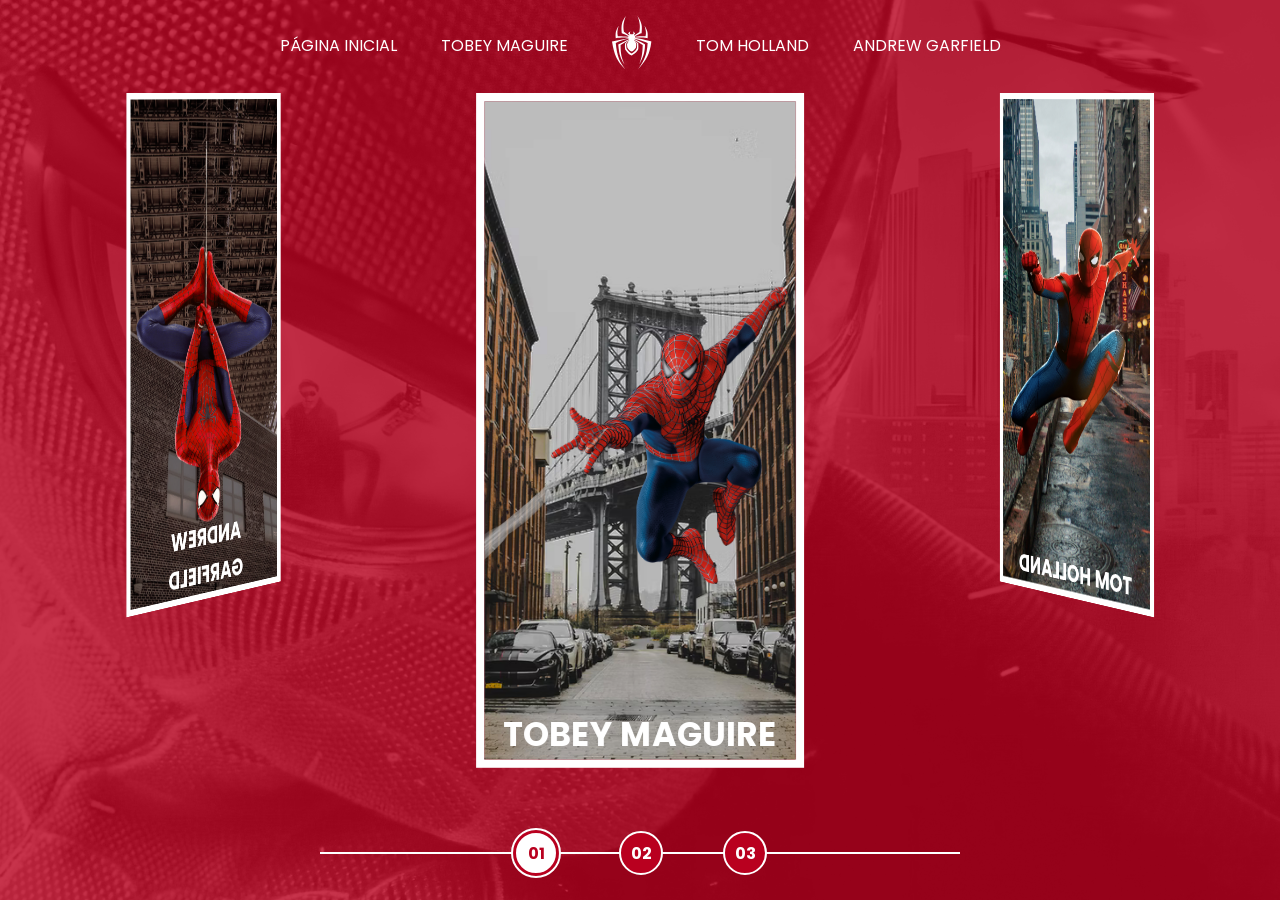
<file: index.html>
<!DOCTYPE html>
<html lang="pt-BR">
<head>
  <meta charset="UTF-8">
  <meta http-equiv="X-UA-Compatible" content="IE=edge">
  <meta name="viewport" content="width=device-width, initial-scale=1.0">
  <meta name="description" content="Multiverso Spider-Man: explore os filmes do Homem-Aranha com Tobey Maguire, Tom Holland e Andrew Garfield.">
  <link rel="icon" href="./assets/images/icons/spider.svg" type="image/svg+xml">
  <link rel="stylesheet" href="./assets/css/home-page-styles.css">
  <script src="./assets/scripts/script.js" defer></script>
  <title>Spider-Man | Multiversos</title>
</head>
<body>
  <nav class="s-menu" aria-label="Menu principal">
    <ul>
      <li class="s-menu__item">
        <a href="./index.html">Página Inicial</a>
      </li>
      <li class="s-menu__item">
        <a href="./pages/tobey-maguire/spiderman1.html">Tobey Maguire</a>
      </li>
      <li class="s-menu__item s-menu__icon">
        <img src="./assets/images/icons/spider.svg" alt="Spider-Man Multiverse">
      </li>
      <li class="s-menu__item">
        <a href="./pages/tom-holland/spiderman1.html">Tom Holland</a>
      </li>
      <li class="s-menu__item">
        <a href="./pages/andrew-garfield/spiderman1.html">Andrew Garfield</a>
      </li>
    </ul>
  </nav>
  <div class="s-container">
    <div class="s-cards-carousel">
      <a href="./pages/tobey-maguire/spiderman1.html" class="s-card" id="spider-man-01">
        <img class="s-card__background" src="./assets/images/pic-sm-bg-01.jpg" alt="">
        <img class="s-card__image" src="./assets/images/spider-man-01.png" alt="Tobey Maguire como Homem-Aranha">
        <h2 class="s-card__title">Tobey Maguire</h2>
      </a>
      <a href="./pages/tom-holland/spiderman1.html" class="s-card" id="spider-man-02">
        <img class="s-card__background" src="./assets/images/pic-sm-bg-02.jpg" alt="">
        <img class="s-card__image" src="./assets/images/spider-man-02.png" alt="Tom Holland como Homem-Aranha">
        <h2 class="s-card__title">Tom Holland</h2>
      </a>
      <a href="./pages/andrew-garfield/spiderman1.html" class="s-card" id="spider-man-03">
        <img class="s-card__background" src="./assets/images/pic-sm-bg-03.jpg" alt="">
        <img class="s-card__image" src="./assets/images/spider-man-03.png" alt="Andrew Garfield como Homem-Aranha">
        <h2 class="s-card__title">Andrew Garfield</h2>
      </a>
    </div>
  </div>

  <div class="s-controller">
    <div id="1" onclick="selectCarouselItem(this)" class="s-controller__button s-controller__button--active" role="button" tabindex="0" aria-label="Mostrar Tobey Maguire">
      01
    </div>
    <div id="2" onclick="selectCarouselItem(this)" class="s-controller__button" role="button" tabindex="0" aria-label="Mostrar Tom Holland">
      02
    </div>
    <div id="3" onclick="selectCarouselItem(this)" class="s-controller__button" role="button" tabindex="0" aria-label="Mostrar Andrew Garfield">
      03
    </div>
    <div class="s-controller__line"></div>
  </div>
</body>
</html>
</file>
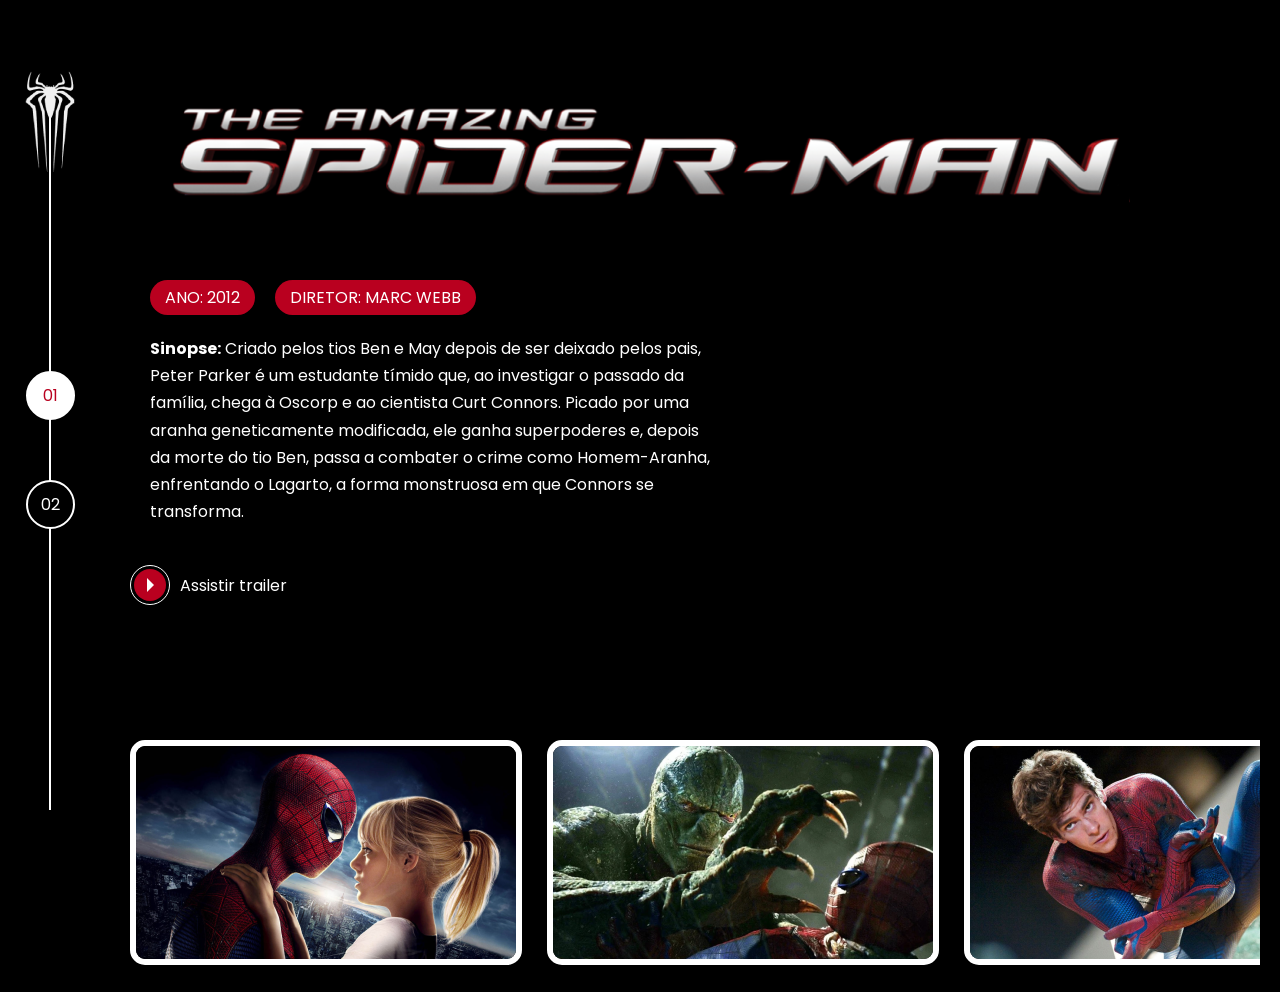
<file: pages/andrew-garfield/spiderman1.html>
<!DOCTYPE html>
<html lang="pt-BR">
<head>
  <meta charset="UTF-8">
  <meta http-equiv="X-UA-Compatible" content="IE=edge">
  <meta name="viewport" content="width=device-width, initial-scale=1.0">
  <title>O Espetacular Homem-Aranha (2012) | Multiverso Spider-Man</title>
  <link rel="icon" href="../../assets/images/icons/spider.svg" type="image/svg+xml">
  <link href="../../assets/css/internal.css" rel="stylesheet" type="text/css" />
  <link rel="stylesheet" href="https://cdn.jsdelivr.net/npm/@fancyapps/ui@4.0/dist/fancybox.css"/>
</head>
<body>
  <div class="s-wrapper">

    <video autoplay loop muted playsinline>
      <source src="../../assets/videos/amazing-spiderman-2014-trailer.mp4" type="video/mp4" />
    </video>

    <!--  Coluna da esquerda com menu (Left Column with menu)  -->
    <div class="s-left-column">
      <nav class="navigator" aria-label="Filmes deste Homem-Aranha">
        <div class="navigator__icon">
          <a href="../../index.html" aria-label="Voltar para a página inicial">
            <img src="../../assets/images/icons/spiderman1-andrew.png" alt="Voltar para a página inicial" />
          </a>
        </div>
        <ul>
          <li><a href="#01" class="active" aria-current="page" aria-label="Filme 1 (você está aqui)">01</a></li>
          <li><a href="spiderman2.html" aria-label="Ir para o filme 2">02</a></li>
        </ul>
      </nav>
    </div>
    <!-- FIM - Coluna da esquerda com menu (Left Column with menu)  -->

    <div class="s-main-content">
      <div class="s-main-content__top">
        <div class="s-logo">
          <img src="../../assets/images/spiderman-andrew/movie-01/logo.png" alt="O Espetacular Homem-Aranha (2012)"
            title="O Espetacular Homem-Aranha (2012)" />
        </div>

        <div class="s-description">
          <div class="pills">
            <ul>
              <li>Ano: 2012</li>
              <li>Diretor: Marc Webb</li>
            </ul>
          </div>

          <div class="s-description__text">
            <p><strong>Sinopse:</strong>&nbsp;Criado pelos tios Ben e May depois de ser deixado pelos pais, Peter Parker é um estudante tímido que, ao
              investigar o passado da família, chega à Oscorp e ao cientista Curt Connors. Picado por uma aranha
              geneticamente modificada, ele ganha superpoderes e, depois da morte do tio Ben, passa a combater o crime
              como Homem-Aranha, enfrentando o Lagarto, a forma monstruosa em que Connors se transforma.</p>
          </div>
        </div>

        <div class="s-links">
          <ul>
            <li>
              <a href="../../assets/videos/amazing-spiderman-2014-trailer.mp4" class="link-button" data-fancybox data-type="html5video" data-caption="Trailer - O Espetacular Homem-Aranha (2012)" target="_blank" rel="noopener">
                <span class="icon">
                  <div class="play-icon">&nbsp;</div>
                </span>
                <span class="label">
                  Assistir trailer
                </span>
              </a>
            </li>
          </ul>
        </div>

      </div>

      <div class="s-main-content__bottom">
        <div class="gallery">
          <ul>
            <li>
              <a data-fancybox="galeria" href="../../assets/images/spiderman-andrew/movie-01/gallery/image-01.png" data-caption="O Espetacular Homem-Aranha (2012)">
                <img src="../../assets/images/spiderman-andrew/movie-01/gallery/image-01.png" alt="Cena de O Espetacular Homem-Aranha (2012) - imagem 1" loading="lazy">
              </a>
            </li>
            <li>
              <a data-fancybox="galeria" href="../../assets/images/spiderman-andrew/movie-01/gallery/image-02.png" data-caption="O Espetacular Homem-Aranha (2012)">
                <img src="../../assets/images/spiderman-andrew/movie-01/gallery/image-02.png" alt="Cena de O Espetacular Homem-Aranha (2012) - imagem 2" loading="lazy">
              </a>
            </li>
            <li>
              <a data-fancybox="galeria" href="../../assets/images/spiderman-andrew/movie-01/gallery/image-03.png" data-caption="O Espetacular Homem-Aranha (2012)">
                <img src="../../assets/images/spiderman-andrew/movie-01/gallery/image-03.png" alt="Cena de O Espetacular Homem-Aranha (2012) - imagem 3" loading="lazy">
              </a>
            </li>
          </ul>
        </div>
      </div>
    </div>
  </div>
  <script src="https://cdn.jsdelivr.net/npm/@fancyapps/ui@4.0/dist/fancybox.umd.js"></script>
</body>
</html>
</file>
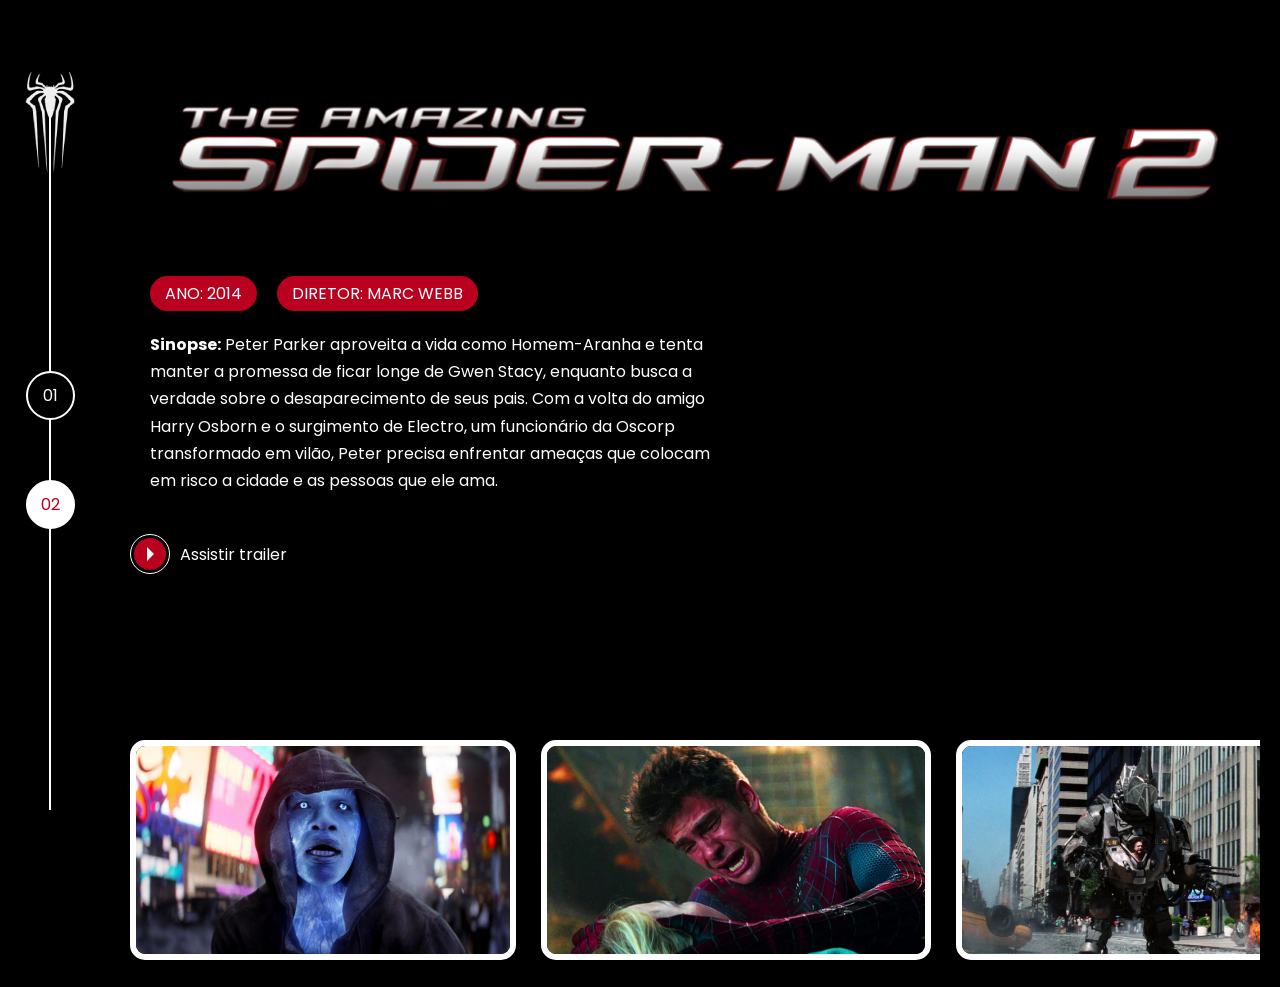
<file: pages/andrew-garfield/spiderman2.html>
<!DOCTYPE html>
<html lang="pt-BR">
<head>
  <meta charset="UTF-8">
  <meta http-equiv="X-UA-Compatible" content="IE=edge">
  <meta name="viewport" content="width=device-width, initial-scale=1.0">
  <title>O Espetacular Homem-Aranha 2 (2014) | Multiverso Spider-Man</title>
  <link rel="icon" href="../../assets/images/icons/spider.svg" type="image/svg+xml">
  <link href="../../assets/css/internal.css" rel="stylesheet" type="text/css" />
  <link rel="stylesheet" href="https://cdn.jsdelivr.net/npm/@fancyapps/ui@4.0/dist/fancybox.css"/>
</head>
<body>
  <div class="s-wrapper">

    <video autoplay loop muted playsinline>
      <source src="../../assets/videos/amazing-spiderman2-2014-trailer.mp4" type="video/mp4" />
    </video>

    <!--  Coluna da esquerda com menu (Left Column with menu)  -->
    <div class="s-left-column">
      <nav class="navigator" aria-label="Filmes deste Homem-Aranha">
        <div class="navigator__icon">
          <a href="../../index.html" aria-label="Voltar para a página inicial">
            <img src="../../assets/images/icons/spiderman1-andrew.png" alt="Voltar para a página inicial" />
          </a>
        </div>
        <ul>
          <li><a href="spiderman1.html" aria-label="Ir para o filme 1">01</a></li>
          <li><a href="#02" class="active" aria-current="page" aria-label="Filme 2 (você está aqui)">02</a></li>
        </ul>
      </nav>
    </div>
    <!-- FIM - Coluna da esquerda com menu (Left Column with menu)  -->

    <div class="s-main-content">
      <div class="s-main-content__top">
        <div class="s-logo">
          <img src="../../assets/images/spiderman-andrew/movie-02/logo.png" alt="O Espetacular Homem-Aranha 2 (2014)"
            title="O Espetacular Homem-Aranha 2 (2014)" />
        </div>

        <div class="s-description">
          <div class="pills">
            <ul>
              <li>Ano: 2014</li>
              <li>Diretor: Marc Webb</li>
            </ul>
          </div>

          <div class="s-description__text">
            <p><strong>Sinopse:</strong>&nbsp;Peter Parker aproveita a vida como Homem-Aranha e tenta manter a promessa de ficar longe de Gwen Stacy,
              enquanto busca a verdade sobre o desaparecimento de seus pais. Com a volta do amigo Harry Osborn e o
              surgimento de Electro, um funcionário da Oscorp transformado em vilão, Peter precisa enfrentar ameaças que
              colocam em risco a cidade e as pessoas que ele ama.</p>
          </div>
        </div>

        <div class="s-links">
          <ul>
            <li>
              <a href="../../assets/videos/amazing-spiderman2-2014-trailer.mp4" class="link-button" data-fancybox data-type="html5video" data-caption="Trailer - O Espetacular Homem-Aranha 2 (2014)" target="_blank" rel="noopener">
                <span class="icon">
                  <div class="play-icon">&nbsp;</div>
                </span>
                <span class="label">
                  Assistir trailer
                </span>
              </a>
            </li>
          </ul>
        </div>

      </div>

      <div class="s-main-content__bottom">
        <div class="gallery">
          <ul>
            <li>
              <a data-fancybox="galeria" href="../../assets/images/spiderman-andrew/movie-02/gallery/image-01.png" data-caption="O Espetacular Homem-Aranha 2 (2014)">
                <img src="../../assets/images/spiderman-andrew/movie-02/gallery/image-01.png" alt="Cena de O Espetacular Homem-Aranha 2 (2014) - imagem 1" loading="lazy">
              </a>
            </li>
            <li>
              <a data-fancybox="galeria" href="../../assets/images/spiderman-andrew/movie-02/gallery/image-02.png" data-caption="O Espetacular Homem-Aranha 2 (2014)">
                <img src="../../assets/images/spiderman-andrew/movie-02/gallery/image-02.png" alt="Cena de O Espetacular Homem-Aranha 2 (2014) - imagem 2" loading="lazy">
              </a>
            </li>
            <li>
              <a data-fancybox="galeria" href="../../assets/images/spiderman-andrew/movie-02/gallery/image-03.png" data-caption="O Espetacular Homem-Aranha 2 (2014)">
                <img src="../../assets/images/spiderman-andrew/movie-02/gallery/image-03.png" alt="Cena de O Espetacular Homem-Aranha 2 (2014) - imagem 3" loading="lazy">
              </a>
            </li>
          </ul>
        </div>
      </div>
    </div>
  </div>
  <script src="https://cdn.jsdelivr.net/npm/@fancyapps/ui@4.0/dist/fancybox.umd.js"></script>
</body>
</html>
</file>
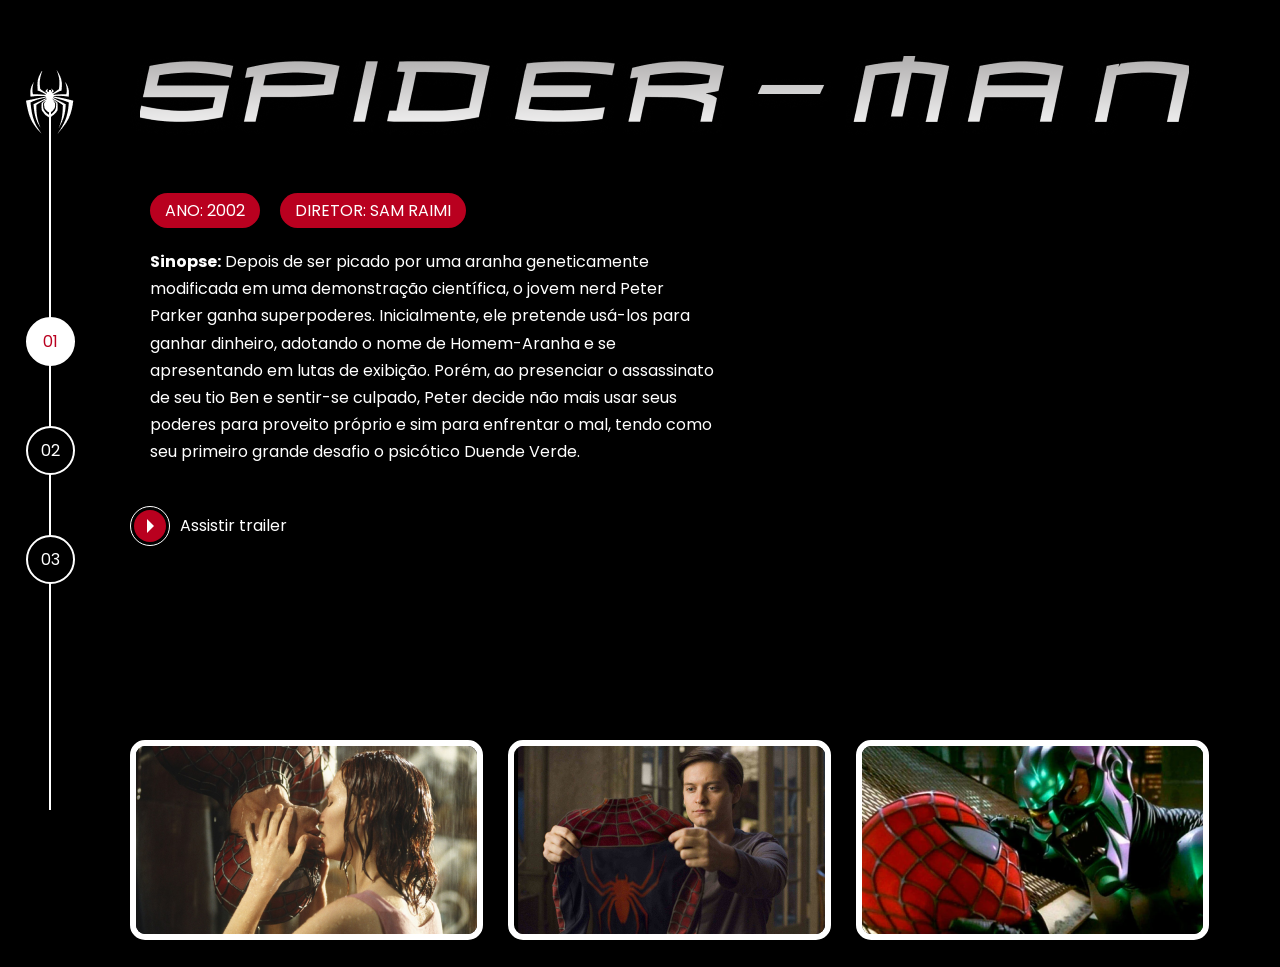
<file: pages/tobey-maguire/spiderman1.html>
<!DOCTYPE html>
<html lang="pt-BR">
<head>
  <meta charset="UTF-8">
  <meta http-equiv="X-UA-Compatible" content="IE=edge">
  <meta name="viewport" content="width=device-width, initial-scale=1.0">
  <title>Homem-Aranha (2002) | Multiverso Spider-Man</title>
  <link rel="icon" href="../../assets/images/icons/spider.svg" type="image/svg+xml">
  <link href="../../assets/css/internal.css" rel="stylesheet" type="text/css" />
  <link rel="stylesheet" href="https://cdn.jsdelivr.net/npm/@fancyapps/ui@4.0/dist/fancybox.css"/>
</head>
<body>
  <div class="s-wrapper">

    <video autoplay loop muted playsinline>
      <source src="../../assets/videos/spiderman-2002-trailer.mp4" type="video/mp4" />
    </video>

    <!--  Coluna da esquerda com menu (Left Column with menu)  -->
    <div class="s-left-column">
      <nav class="navigator" aria-label="Filmes deste Homem-Aranha">
        <div class="navigator__icon">
          <a href="../../index.html" aria-label="Voltar para a página inicial">
            <img src="../../assets/images/icons/spiderman1.png" alt="Voltar para a página inicial" />
          </a>
        </div>
        <ul>
          <li><a href="#01" class="active" aria-current="page" aria-label="Filme 1 (você está aqui)">01</a></li>
          <li><a href="spiderman2.html" aria-label="Ir para o filme 2">02</a></li>
          <li><a href="spiderman3.html" aria-label="Ir para o filme 3">03</a></li>
        </ul>
      </nav>
    </div>
    <!-- FIM - Coluna da esquerda com menu (Left Column with menu)  -->

    <div class="s-main-content">
      <div class="s-main-content__top">
        <div class="s-logo">
          <img src="../../assets/images/spiderman-tobey/movie-01/logo.png" alt="Homem-Aranha (2002)"
            title="Homem-Aranha (2002)" />
        </div>

        <div class="s-description">
          <div class="pills">
            <ul>
              <li>Ano: 2002</li>
              <li>Diretor: Sam Raimi</li>
            </ul>
          </div>

          <div class="s-description__text">
            <p><strong>Sinopse:</strong>&nbsp;Depois de ser picado por uma aranha geneticamente modificada em uma demonstração científica, o jovem nerd
              Peter Parker ganha superpoderes. Inicialmente, ele pretende usá-los para ganhar dinheiro, adotando o nome de
              Homem-Aranha e se apresentando em lutas de exibição. Porém, ao presenciar o assassinato de seu tio Ben e
              sentir-se culpado, Peter decide não mais usar seus poderes para proveito próprio e sim para enfrentar o mal,
              tendo como seu primeiro grande desafio o psicótico Duende Verde.</p>
          </div>
        </div>

        <div class="s-links">
          <ul>
            <li>
              <a href="https://www.youtube.com/watch?v=TYMMOjBUPMM" class="link-button" target="_blank" rel="noopener">
                <span class="icon">
                  <div class="play-icon">&nbsp;</div>
                </span>
                <span class="label">
                  Assistir trailer
                </span>
              </a>
            </li>
          </ul>
        </div>

      </div>

      <div class="s-main-content__bottom">
        <div class="gallery">
          <ul>
            <li>
              <a data-fancybox="galeria" href="../../assets/images/spiderman-tobey/movie-01/gallery/image-01-full.jpg" data-caption="Homem-Aranha (2002)">
                <img src="../../assets/images/spiderman-tobey/movie-01/gallery/image-01.png" alt="Cena de Homem-Aranha (2002) - imagem 1" loading="lazy">
              </a>
            </li>
            <li>
              <a data-fancybox="galeria" href="../../assets/images/spiderman-tobey/movie-01/gallery/image-02-full.jpg" data-caption="Homem-Aranha (2002)">
                <img src="../../assets/images/spiderman-tobey/movie-01/gallery/image-02.png" alt="Cena de Homem-Aranha (2002) - imagem 2" loading="lazy">
              </a>
            </li>
            <li>
              <a data-fancybox="galeria" href="../../assets/images/spiderman-tobey/movie-01/gallery/image-03-full.jpg" data-caption="Homem-Aranha (2002)">
                <img src="../../assets/images/spiderman-tobey/movie-01/gallery/image-03.png" alt="Cena de Homem-Aranha (2002) - imagem 3" loading="lazy">
              </a>
            </li>
          </ul>
        </div>
      </div>
    </div>
  </div>
  <script src="https://cdn.jsdelivr.net/npm/@fancyapps/ui@4.0/dist/fancybox.umd.js"></script>
</body>
</html>
</file>
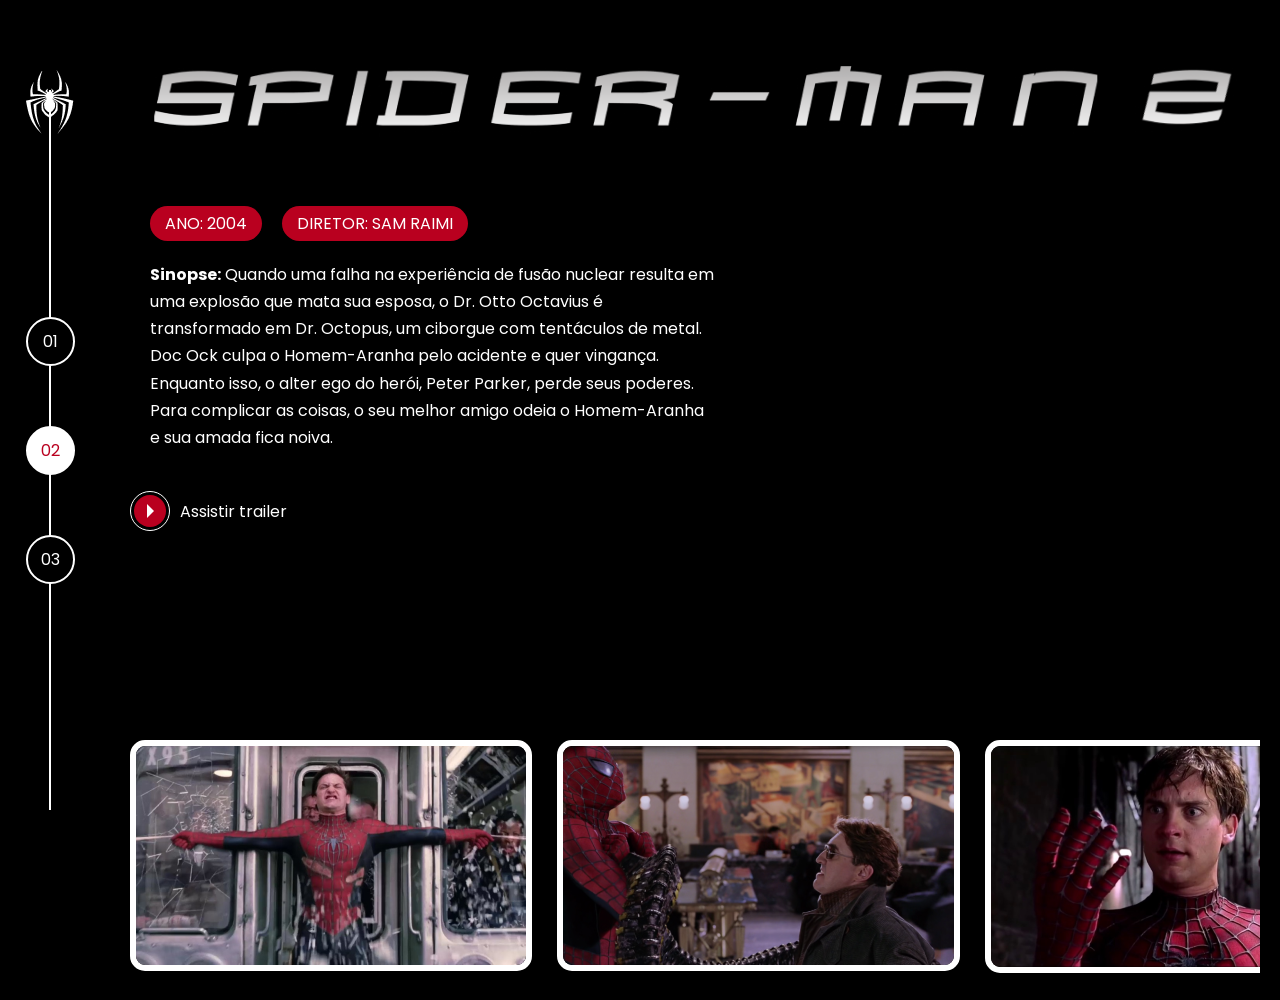
<file: pages/tobey-maguire/spiderman2.html>
<!DOCTYPE html>
<html lang="pt-BR">
<head>
  <meta charset="UTF-8">
  <meta http-equiv="X-UA-Compatible" content="IE=edge">
  <meta name="viewport" content="width=device-width, initial-scale=1.0">
  <title>Homem-Aranha 2 (2004) | Multiverso Spider-Man</title>
  <link rel="icon" href="../../assets/images/icons/spider.svg" type="image/svg+xml">
  <link href="../../assets/css/internal.css" rel="stylesheet" type="text/css" />
  <link rel="stylesheet" href="https://cdn.jsdelivr.net/npm/@fancyapps/ui@4.0/dist/fancybox.css"/>
</head>
<body>
  <div class="s-wrapper">

    <video autoplay loop muted playsinline>
      <source src="../../assets/videos/spiderman2-2004-trailer.mp4" type="video/mp4" />
    </video>

    <!--  Coluna da esquerda com menu (Left Column with menu)  -->
    <div class="s-left-column">
      <nav class="navigator" aria-label="Filmes deste Homem-Aranha">
        <div class="navigator__icon">
          <a href="../../index.html" aria-label="Voltar para a página inicial">
            <img src="../../assets/images/icons/spiderman1.png" alt="Voltar para a página inicial" />
          </a>
        </div>
        <ul>
          <li><a href="spiderman1.html" aria-label="Ir para o filme 1">01</a></li>
          <li><a href="#02" class="active" aria-current="page" aria-label="Filme 2 (você está aqui)">02</a></li>
          <li><a href="spiderman3.html" aria-label="Ir para o filme 3">03</a></li>
        </ul>
      </nav>
    </div>
    <!-- FIM - Coluna da esquerda com menu (Left Column with menu)  -->

    <div class="s-main-content">
      <div class="s-main-content__top">
        <div class="s-logo">
          <img src="../../assets/images/spiderman-tobey/movie-02/logo.png" alt="Homem-Aranha 2 (2004)"
            title="Homem-Aranha 2 (2004)" />
        </div>

        <div class="s-description">
          <div class="pills">
            <ul>
              <li>Ano: 2004</li>
              <li>Diretor: Sam Raimi</li>
            </ul>
          </div>

          <div class="s-description__text">
            <p><strong>Sinopse:</strong>&nbsp;Quando uma falha na experiência de fusão nuclear resulta em uma explosão que mata sua esposa, o Dr. Otto
              Octavius é transformado em Dr. Octopus, um ciborgue com tentáculos de metal. Doc Ock culpa o Homem-Aranha
              pelo acidente e quer vingança. Enquanto isso, o alter ego do herói, Peter Parker, perde seus poderes. Para
              complicar as coisas, o seu melhor amigo odeia o Homem-Aranha e sua amada fica noiva.</p>
          </div>
        </div>

        <div class="s-links">
          <ul>
            <li>
              <a href="../../assets/videos/spiderman2-2004-trailer.mp4" class="link-button" data-fancybox data-type="html5video" data-caption="Trailer - Homem-Aranha 2 (2004)" target="_blank" rel="noopener">
                <span class="icon">
                  <div class="play-icon">&nbsp;</div>
                </span>
                <span class="label">
                  Assistir trailer
                </span>
              </a>
            </li>
          </ul>
        </div>

      </div>

      <div class="s-main-content__bottom">
        <div class="gallery">
          <ul>
            <li>
              <a data-fancybox="galeria" href="../../assets/images/spiderman-tobey/movie-02/gallery/image-01.png" data-caption="Homem-Aranha 2 (2004)">
                <img src="../../assets/images/spiderman-tobey/movie-02/gallery/image-01.png" alt="Cena de Homem-Aranha 2 (2004) - imagem 1" loading="lazy">
              </a>
            </li>
            <li>
              <a data-fancybox="galeria" href="../../assets/images/spiderman-tobey/movie-02/gallery/image-02.png" data-caption="Homem-Aranha 2 (2004)">
                <img src="../../assets/images/spiderman-tobey/movie-02/gallery/image-02.png" alt="Cena de Homem-Aranha 2 (2004) - imagem 2" loading="lazy">
              </a>
            </li>
            <li>
              <a data-fancybox="galeria" href="../../assets/images/spiderman-tobey/movie-02/gallery/image-03.png" data-caption="Homem-Aranha 2 (2004)">
                <img src="../../assets/images/spiderman-tobey/movie-02/gallery/image-03.png" alt="Cena de Homem-Aranha 2 (2004) - imagem 3" loading="lazy">
              </a>
            </li>
          </ul>
        </div>
      </div>
    </div>
  </div>
  <script src="https://cdn.jsdelivr.net/npm/@fancyapps/ui@4.0/dist/fancybox.umd.js"></script>
</body>
</html>
</file>
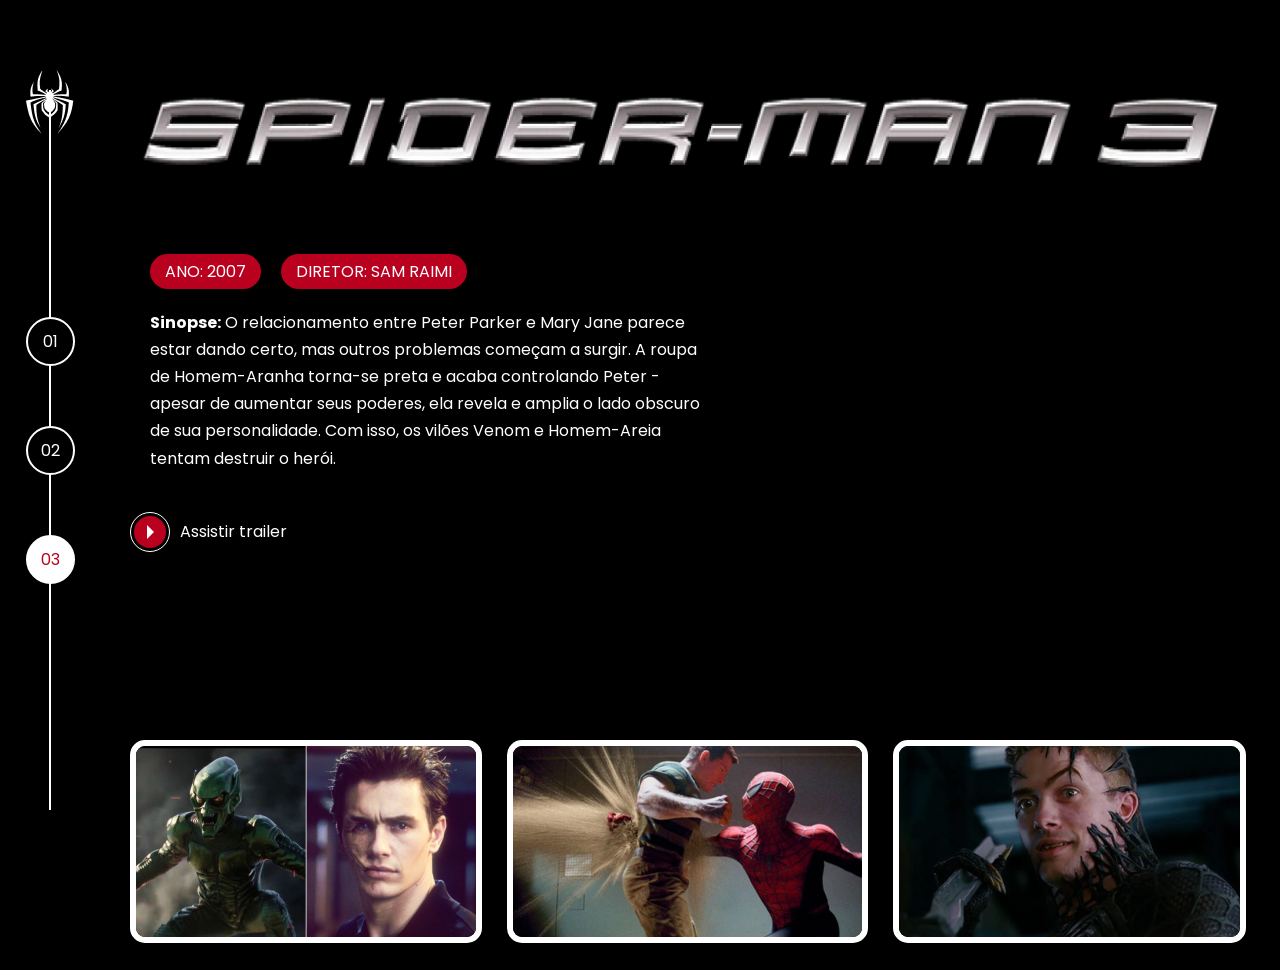
<file: pages/tobey-maguire/spiderman3.html>
<!DOCTYPE html>
<html lang="pt-BR">
<head>
  <meta charset="UTF-8">
  <meta http-equiv="X-UA-Compatible" content="IE=edge">
  <meta name="viewport" content="width=device-width, initial-scale=1.0">
  <title>Homem-Aranha 3 (2007) | Multiverso Spider-Man</title>
  <link rel="icon" href="../../assets/images/icons/spider.svg" type="image/svg+xml">
  <link href="../../assets/css/internal.css" rel="stylesheet" type="text/css" />
  <link rel="stylesheet" href="https://cdn.jsdelivr.net/npm/@fancyapps/ui@4.0/dist/fancybox.css"/>
</head>
<body>
  <div class="s-wrapper">

    <video autoplay loop muted playsinline>
      <source src="../../assets/videos/spiderman3-2007-trailer.mp4" type="video/mp4" />
    </video>

    <!--  Coluna da esquerda com menu (Left Column with menu)  -->
    <div class="s-left-column">
      <nav class="navigator" aria-label="Filmes deste Homem-Aranha">
        <div class="navigator__icon">
          <a href="../../index.html" aria-label="Voltar para a página inicial">
            <img src="../../assets/images/icons/spiderman1.png" alt="Voltar para a página inicial" />
          </a>
        </div>
        <ul>
          <li><a href="spiderman1.html" aria-label="Ir para o filme 1">01</a></li>
          <li><a href="spiderman2.html" aria-label="Ir para o filme 2">02</a></li>
          <li><a href="#03" class="active" aria-current="page" aria-label="Filme 3 (você está aqui)">03</a></li>
        </ul>
      </nav>
    </div>
    <!-- FIM - Coluna da esquerda com menu (Left Column with menu)  -->

    <div class="s-main-content">
      <div class="s-main-content__top">
        <div class="s-logo">
          <img src="../../assets/images/spiderman-tobey/movie-03/logo.png" alt="Homem-Aranha 3 (2007)"
            title="Homem-Aranha 3 (2007)" />
        </div>

        <div class="s-description">
          <div class="pills">
            <ul>
              <li>Ano: 2007</li>
              <li>Diretor: Sam Raimi</li>
            </ul>
          </div>

          <div class="s-description__text">
            <p><strong>Sinopse:</strong>&nbsp;O relacionamento entre Peter Parker e Mary Jane parece estar dando certo, mas outros problemas começam a
              surgir. A roupa de Homem-Aranha torna-se preta e acaba controlando Peter - apesar de aumentar seus poderes,
              ela revela e amplia o lado obscuro de sua personalidade. Com isso, os vilões Venom e Homem-Areia tentam
              destruir o herói.</p>
          </div>
        </div>

        <div class="s-links">
          <ul>
            <li>
              <a href="../../assets/videos/spiderman3-2007-trailer.mp4" class="link-button" data-fancybox data-type="html5video" data-caption="Trailer - Homem-Aranha 3 (2007)" target="_blank" rel="noopener">
                <span class="icon">
                  <div class="play-icon">&nbsp;</div>
                </span>
                <span class="label">
                  Assistir trailer
                </span>
              </a>
            </li>
          </ul>
        </div>

      </div>

      <div class="s-main-content__bottom">
        <div class="gallery">
          <ul>
            <li>
              <a data-fancybox="galeria" href="../../assets/images/spiderman-tobey/movie-03/gallery/image-01.png" data-caption="Homem-Aranha 3 (2007)">
                <img src="../../assets/images/spiderman-tobey/movie-03/gallery/image-01.png" alt="Cena de Homem-Aranha 3 (2007) - imagem 1" loading="lazy">
              </a>
            </li>
            <li>
              <a data-fancybox="galeria" href="../../assets/images/spiderman-tobey/movie-03/gallery/image-02.png" data-caption="Homem-Aranha 3 (2007)">
                <img src="../../assets/images/spiderman-tobey/movie-03/gallery/image-02.png" alt="Cena de Homem-Aranha 3 (2007) - imagem 2" loading="lazy">
              </a>
            </li>
            <li>
              <a data-fancybox="galeria" href="../../assets/images/spiderman-tobey/movie-03/gallery/image-03.png" data-caption="Homem-Aranha 3 (2007)">
                <img src="../../assets/images/spiderman-tobey/movie-03/gallery/image-03.png" alt="Cena de Homem-Aranha 3 (2007) - imagem 3" loading="lazy">
              </a>
            </li>
          </ul>
        </div>
      </div>
    </div>
  </div>
  <script src="https://cdn.jsdelivr.net/npm/@fancyapps/ui@4.0/dist/fancybox.umd.js"></script>
</body>
</html>
</file>
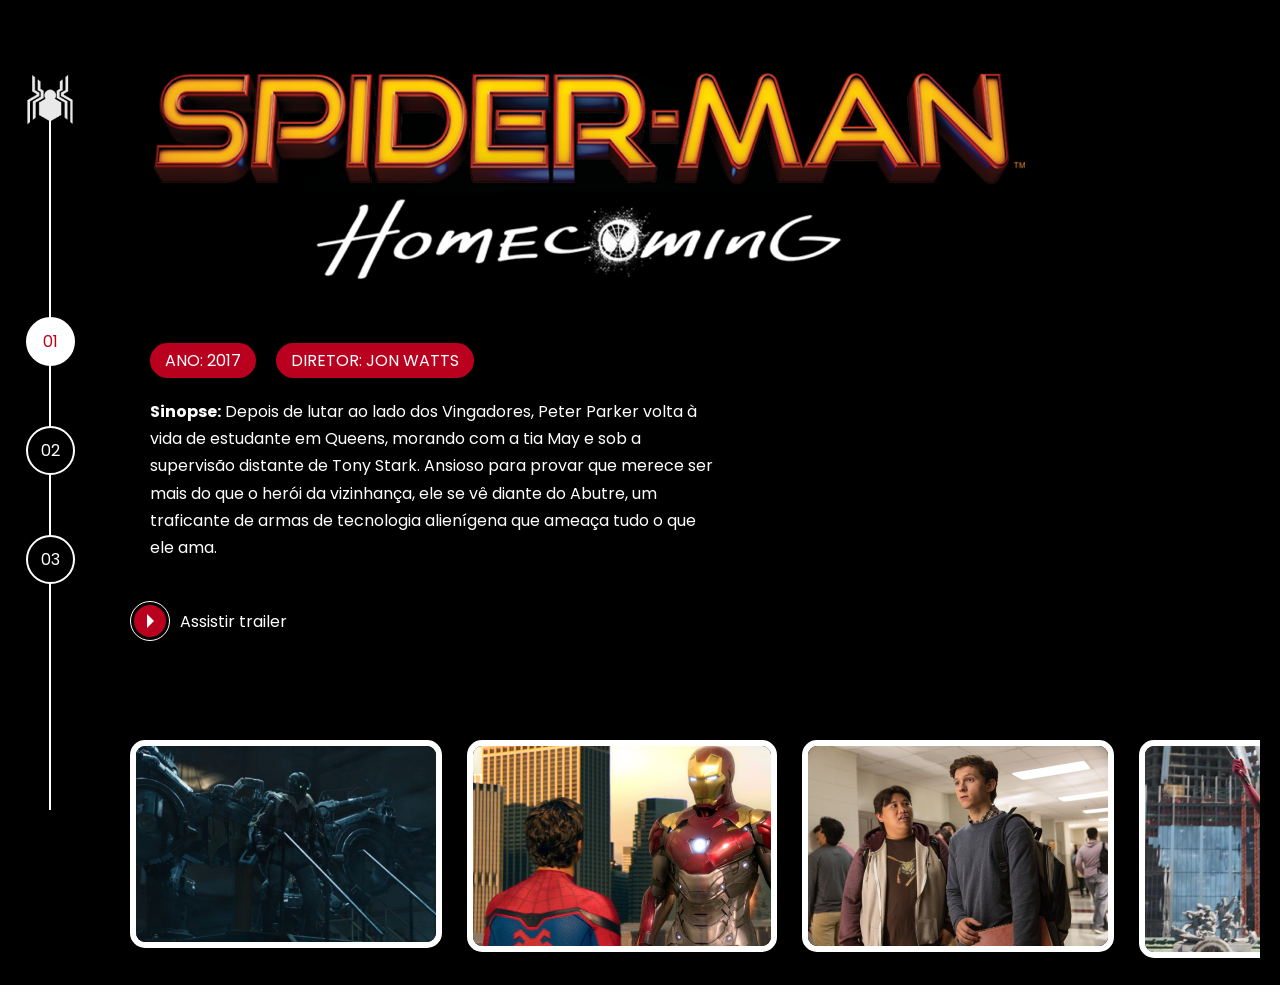
<file: pages/tom-holland/spiderman1.html>
<!DOCTYPE html>
<html lang="pt-BR">
<head>
  <meta charset="UTF-8">
  <meta http-equiv="X-UA-Compatible" content="IE=edge">
  <meta name="viewport" content="width=device-width, initial-scale=1.0">
  <title>Homem-Aranha: De Volta ao Lar (2017) | Multiverso Spider-Man</title>
  <link rel="icon" href="../../assets/images/icons/spider.svg" type="image/svg+xml">
  <link href="../../assets/css/internal.css" rel="stylesheet" type="text/css" />
  <link rel="stylesheet" href="https://cdn.jsdelivr.net/npm/@fancyapps/ui@4.0/dist/fancybox.css"/>
</head>
<body>
  <div class="s-wrapper">

    <video autoplay loop muted playsinline>
      <source src="../../assets/videos/spiderman-2017-trailer.mp4" type="video/mp4" />
    </video>

    <!--  Coluna da esquerda com menu (Left Column with menu)  -->
    <div class="s-left-column">
      <nav class="navigator" aria-label="Filmes deste Homem-Aranha">
        <div class="navigator__icon">
          <a href="../../index.html" aria-label="Voltar para a página inicial">
            <img src="../../assets/images/icons/spiderman1-tom.png" alt="Voltar para a página inicial" />
          </a>
        </div>
        <ul>
          <li><a href="#01" class="active" aria-current="page" aria-label="Filme 1 (você está aqui)">01</a></li>
          <li><a href="spiderman2.html" aria-label="Ir para o filme 2">02</a></li>
          <li><a href="spiderman3.html" aria-label="Ir para o filme 3">03</a></li>
        </ul>
      </nav>
    </div>
    <!-- FIM - Coluna da esquerda com menu (Left Column with menu)  -->

    <div class="s-main-content">
      <div class="s-main-content__top">
        <div class="s-logo">
          <img src="../../assets/images/spiderman-tom/movie-01/logo.png" alt="Homem-Aranha: De Volta ao Lar (2017)"
            title="Homem-Aranha: De Volta ao Lar (2017)" />
        </div>

        <div class="s-description">
          <div class="pills">
            <ul>
              <li>Ano: 2017</li>
              <li>Diretor: Jon Watts</li>
            </ul>
          </div>

          <div class="s-description__text">
            <p><strong>Sinopse:</strong>&nbsp;Depois de lutar ao lado dos Vingadores, Peter Parker volta à vida de estudante em Queens, morando com a tia
              May e sob a supervisão distante de Tony Stark. Ansioso para provar que merece ser mais do que o herói da
              vizinhança, ele se vê diante do Abutre, um traficante de armas de tecnologia alienígena que ameaça tudo o
              que ele ama.</p>
          </div>
        </div>

        <div class="s-links">
          <ul>
            <li>
              <a href="../../assets/videos/spiderman-2017-trailer.mp4" class="link-button" data-fancybox data-type="html5video" data-caption="Trailer - Homem-Aranha: De Volta ao Lar (2017)" target="_blank" rel="noopener">
                <span class="icon">
                  <div class="play-icon">&nbsp;</div>
                </span>
                <span class="label">
                  Assistir trailer
                </span>
              </a>
            </li>
          </ul>
        </div>

      </div>

      <div class="s-main-content__bottom">
        <div class="gallery">
          <ul>
            <li>
              <a data-fancybox="galeria" href="../../assets/images/spiderman-tom/movie-01/gallery/image-01.png" data-caption="Homem-Aranha: De Volta ao Lar (2017)">
                <img src="../../assets/images/spiderman-tom/movie-01/gallery/image-01.png" alt="Cena de Homem-Aranha: De Volta ao Lar (2017) - imagem 1" loading="lazy">
              </a>
            </li>
            <li>
              <a data-fancybox="galeria" href="../../assets/images/spiderman-tom/movie-01/gallery/image-02.png" data-caption="Homem-Aranha: De Volta ao Lar (2017)">
                <img src="../../assets/images/spiderman-tom/movie-01/gallery/image-02.png" alt="Cena de Homem-Aranha: De Volta ao Lar (2017) - imagem 2" loading="lazy">
              </a>
            </li>
            <li>
              <a data-fancybox="galeria" href="../../assets/images/spiderman-tom/movie-01/gallery/image-03.png" data-caption="Homem-Aranha: De Volta ao Lar (2017)">
                <img src="../../assets/images/spiderman-tom/movie-01/gallery/image-03.png" alt="Cena de Homem-Aranha: De Volta ao Lar (2017) - imagem 3" loading="lazy">
              </a>
            </li>
            <li>
              <a data-fancybox="galeria" href="../../assets/images/spiderman-tom/movie-01/gallery/image-04.png" data-caption="Homem-Aranha: De Volta ao Lar (2017)">
                <img src="../../assets/images/spiderman-tom/movie-01/gallery/image-04.png" alt="Cena de Homem-Aranha: De Volta ao Lar (2017) - imagem 4" loading="lazy">
              </a>
            </li>
          </ul>
        </div>
      </div>
    </div>
  </div>
  <script src="https://cdn.jsdelivr.net/npm/@fancyapps/ui@4.0/dist/fancybox.umd.js"></script>
</body>
</html>
</file>
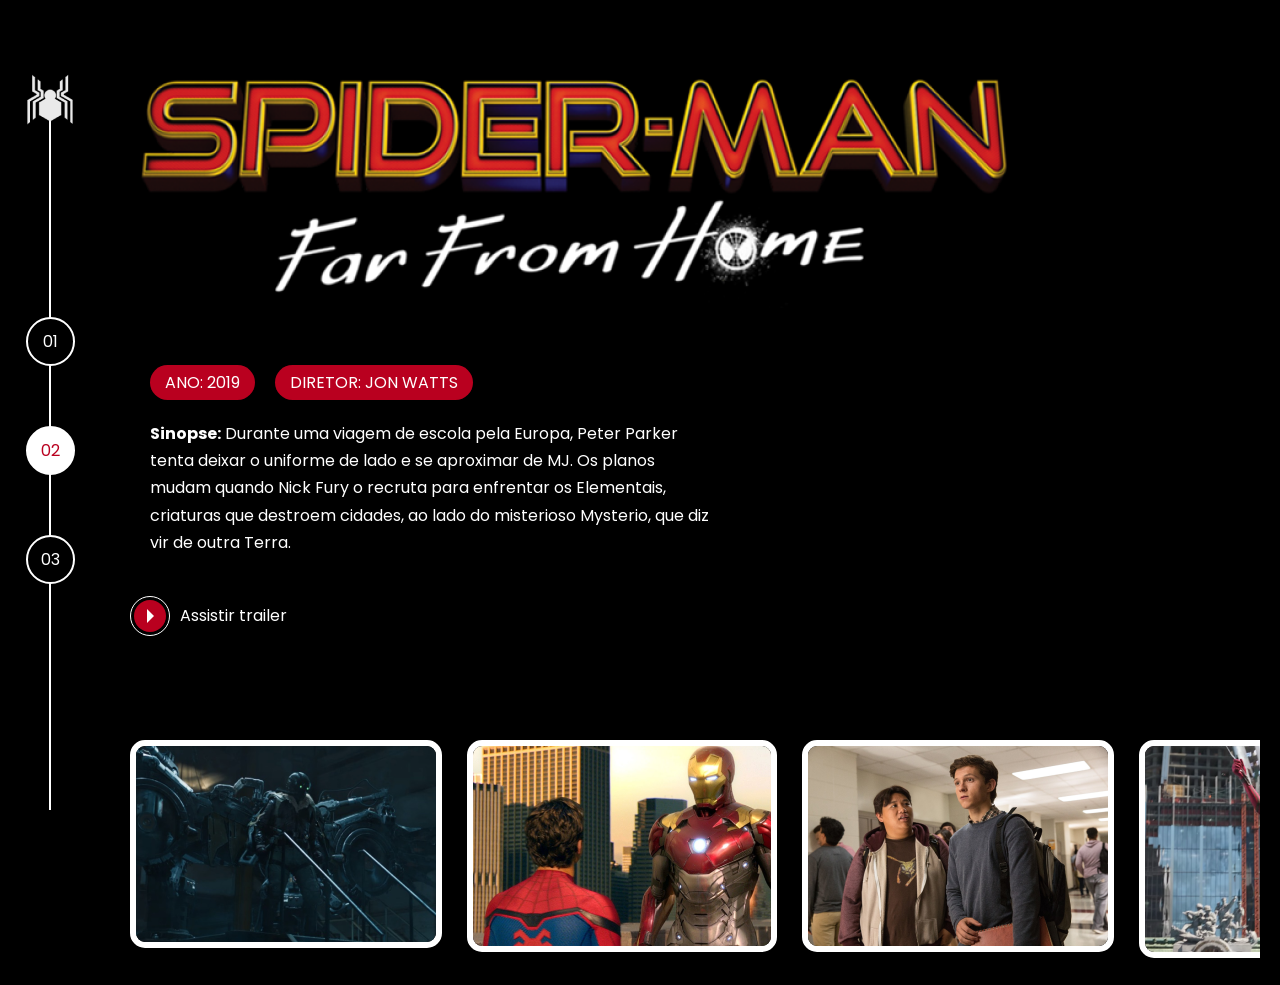
<file: pages/tom-holland/spiderman2.html>
<!DOCTYPE html>
<html lang="pt-BR">
<head>
  <meta charset="UTF-8">
  <meta http-equiv="X-UA-Compatible" content="IE=edge">
  <meta name="viewport" content="width=device-width, initial-scale=1.0">
  <title>Homem-Aranha: Longe de Casa (2019) | Multiverso Spider-Man</title>
  <link rel="icon" href="../../assets/images/icons/spider.svg" type="image/svg+xml">
  <link href="../../assets/css/internal.css" rel="stylesheet" type="text/css" />
  <link rel="stylesheet" href="https://cdn.jsdelivr.net/npm/@fancyapps/ui@4.0/dist/fancybox.css"/>
</head>
<body>
  <div class="s-wrapper">

    <video autoplay loop muted playsinline>
      <source src="../../assets/videos/spiderman2-2019-trailer.mp4" type="video/mp4" />
    </video>

    <!--  Coluna da esquerda com menu (Left Column with menu)  -->
    <div class="s-left-column">
      <nav class="navigator" aria-label="Filmes deste Homem-Aranha">
        <div class="navigator__icon">
          <a href="../../index.html" aria-label="Voltar para a página inicial">
            <img src="../../assets/images/icons/spiderman1-tom.png" alt="Voltar para a página inicial" />
          </a>
        </div>
        <ul>
          <li><a href="spiderman1.html" aria-label="Ir para o filme 1">01</a></li>
          <li><a href="#02" class="active" aria-current="page" aria-label="Filme 2 (você está aqui)">02</a></li>
          <li><a href="spiderman3.html" aria-label="Ir para o filme 3">03</a></li>
        </ul>
      </nav>
    </div>
    <!-- FIM - Coluna da esquerda com menu (Left Column with menu)  -->

    <div class="s-main-content">
      <div class="s-main-content__top">
        <div class="s-logo">
          <img src="../../assets/images/spiderman-tom/movie-02/logo.png" alt="Homem-Aranha: Longe de Casa (2019)"
            title="Homem-Aranha: Longe de Casa (2019)" />
        </div>

        <div class="s-description">
          <div class="pills">
            <ul>
              <li>Ano: 2019</li>
              <li>Diretor: Jon Watts</li>
            </ul>
          </div>

          <div class="s-description__text">
            <p><strong>Sinopse:</strong>&nbsp;Durante uma viagem de escola pela Europa, Peter Parker tenta deixar o uniforme de lado e se aproximar de MJ.
              Os planos mudam quando Nick Fury o recruta para enfrentar os Elementais, criaturas que destroem cidades, ao
              lado do misterioso Mysterio, que diz vir de outra Terra.</p>
          </div>
        </div>

        <div class="s-links">
          <ul>
            <li>
              <a href="../../assets/videos/spiderman2-2019-trailer.mp4" class="link-button" data-fancybox data-type="html5video" data-caption="Trailer - Homem-Aranha: Longe de Casa (2019)" target="_blank" rel="noopener">
                <span class="icon">
                  <div class="play-icon">&nbsp;</div>
                </span>
                <span class="label">
                  Assistir trailer
                </span>
              </a>
            </li>
          </ul>
        </div>

      </div>

      <div class="s-main-content__bottom">
        <div class="gallery">
          <ul>
            <li>
              <a data-fancybox="galeria" href="../../assets/images/spiderman-tom/movie-01/gallery/image-01.png" data-caption="Homem-Aranha: Longe de Casa (2019)">
                <img src="../../assets/images/spiderman-tom/movie-01/gallery/image-01.png" alt="Cena de Homem-Aranha: Longe de Casa (2019) - imagem 1" loading="lazy">
              </a>
            </li>
            <li>
              <a data-fancybox="galeria" href="../../assets/images/spiderman-tom/movie-01/gallery/image-02.png" data-caption="Homem-Aranha: Longe de Casa (2019)">
                <img src="../../assets/images/spiderman-tom/movie-01/gallery/image-02.png" alt="Cena de Homem-Aranha: Longe de Casa (2019) - imagem 2" loading="lazy">
              </a>
            </li>
            <li>
              <a data-fancybox="galeria" href="../../assets/images/spiderman-tom/movie-01/gallery/image-03.png" data-caption="Homem-Aranha: Longe de Casa (2019)">
                <img src="../../assets/images/spiderman-tom/movie-01/gallery/image-03.png" alt="Cena de Homem-Aranha: Longe de Casa (2019) - imagem 3" loading="lazy">
              </a>
            </li>
            <li>
              <a data-fancybox="galeria" href="../../assets/images/spiderman-tom/movie-01/gallery/image-04.png" data-caption="Homem-Aranha: Longe de Casa (2019)">
                <img src="../../assets/images/spiderman-tom/movie-01/gallery/image-04.png" alt="Cena de Homem-Aranha: Longe de Casa (2019) - imagem 4" loading="lazy">
              </a>
            </li>
          </ul>
        </div>
      </div>
    </div>
  </div>
  <script src="https://cdn.jsdelivr.net/npm/@fancyapps/ui@4.0/dist/fancybox.umd.js"></script>
</body>
</html>
</file>
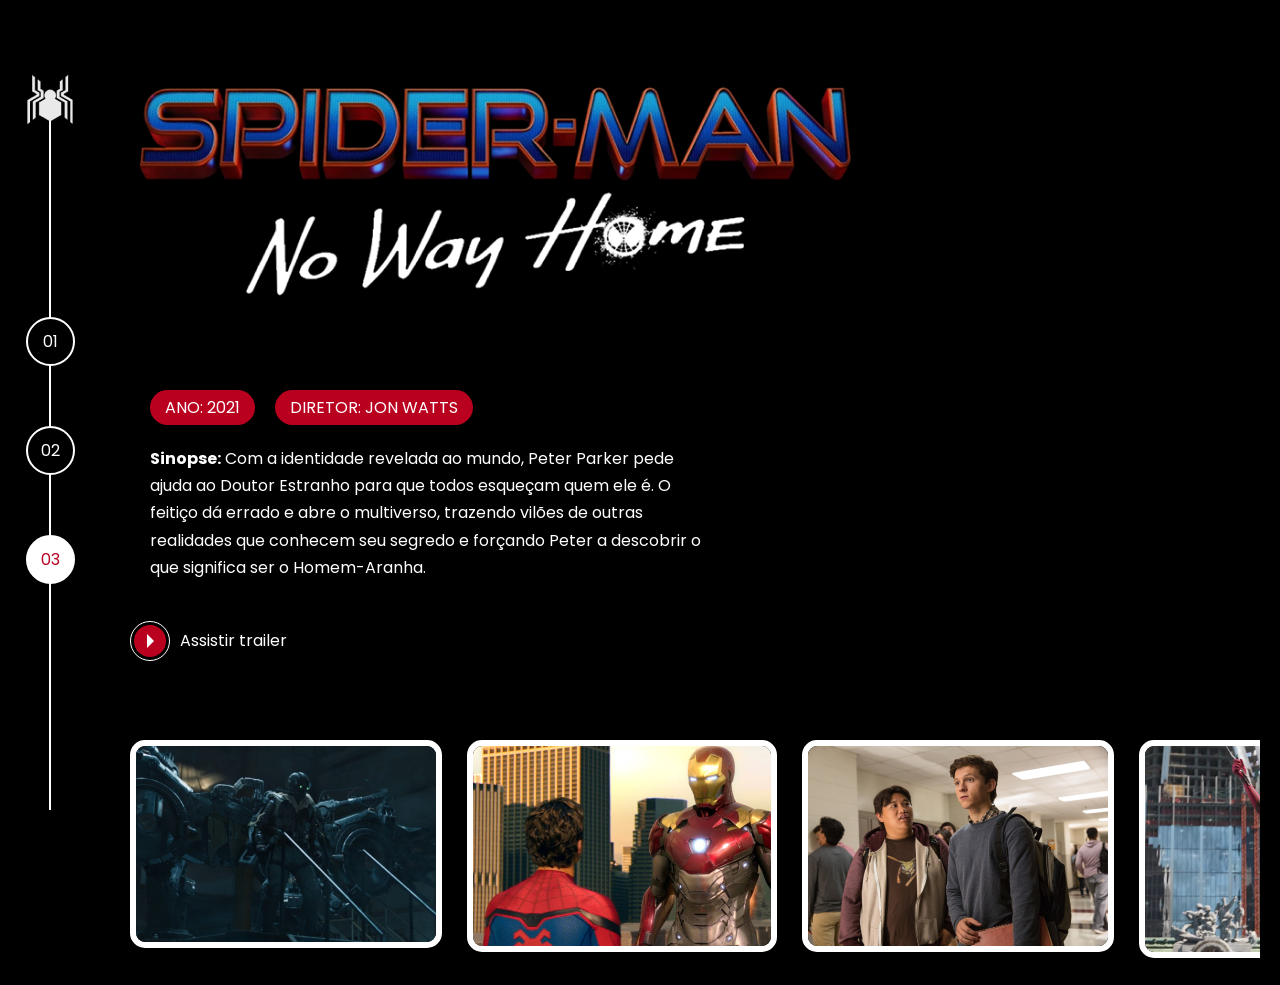
<file: pages/tom-holland/spiderman3.html>
<!DOCTYPE html>
<html lang="pt-BR">
<head>
  <meta charset="UTF-8">
  <meta http-equiv="X-UA-Compatible" content="IE=edge">
  <meta name="viewport" content="width=device-width, initial-scale=1.0">
  <title>Homem-Aranha: Sem Volta Para Casa (2021) | Multiverso Spider-Man</title>
  <link rel="icon" href="../../assets/images/icons/spider.svg" type="image/svg+xml">
  <link href="../../assets/css/internal.css" rel="stylesheet" type="text/css" />
  <link rel="stylesheet" href="https://cdn.jsdelivr.net/npm/@fancyapps/ui@4.0/dist/fancybox.css"/>
</head>
<body>
  <div class="s-wrapper">

    <video autoplay loop muted playsinline>
      <source src="../../assets/videos/spiderman3-2021-trailer.mp4" type="video/mp4" />
    </video>

    <!--  Coluna da esquerda com menu (Left Column with menu)  -->
    <div class="s-left-column">
      <nav class="navigator" aria-label="Filmes deste Homem-Aranha">
        <div class="navigator__icon">
          <a href="../../index.html" aria-label="Voltar para a página inicial">
            <img src="../../assets/images/icons/spiderman1-tom.png" alt="Voltar para a página inicial" />
          </a>
        </div>
        <ul>
          <li><a href="spiderman1.html" aria-label="Ir para o filme 1">01</a></li>
          <li><a href="spiderman2.html" aria-label="Ir para o filme 2">02</a></li>
          <li><a href="#03" class="active" aria-current="page" aria-label="Filme 3 (você está aqui)">03</a></li>
        </ul>
      </nav>
    </div>
    <!-- FIM - Coluna da esquerda com menu (Left Column with menu)  -->

    <div class="s-main-content">
      <div class="s-main-content__top">
        <div class="s-logo">
          <img src="../../assets/images/spiderman-tom/movie-03/logo.png" alt="Homem-Aranha: Sem Volta Para Casa (2021)"
            title="Homem-Aranha: Sem Volta Para Casa (2021)" />
        </div>

        <div class="s-description">
          <div class="pills">
            <ul>
              <li>Ano: 2021</li>
              <li>Diretor: Jon Watts</li>
            </ul>
          </div>

          <div class="s-description__text">
            <p><strong>Sinopse:</strong>&nbsp;Com a identidade revelada ao mundo, Peter Parker pede ajuda ao Doutor Estranho para que todos esqueçam quem
              ele é. O feitiço dá errado e abre o multiverso, trazendo vilões de outras realidades que conhecem seu
              segredo e forçando Peter a descobrir o que significa ser o Homem-Aranha.</p>
          </div>
        </div>

        <div class="s-links">
          <ul>
            <li>
              <a href="../../assets/videos/spiderman3-2021-trailer.mp4" class="link-button" data-fancybox data-type="html5video" data-caption="Trailer - Homem-Aranha: Sem Volta Para Casa (2021)" target="_blank" rel="noopener">
                <span class="icon">
                  <div class="play-icon">&nbsp;</div>
                </span>
                <span class="label">
                  Assistir trailer
                </span>
              </a>
            </li>
          </ul>
        </div>

      </div>

      <div class="s-main-content__bottom">
        <div class="gallery">
          <ul>
            <li>
              <a data-fancybox="galeria" href="../../assets/images/spiderman-tom/movie-01/gallery/image-01.png" data-caption="Homem-Aranha: Sem Volta Para Casa (2021)">
                <img src="../../assets/images/spiderman-tom/movie-01/gallery/image-01.png" alt="Cena de Homem-Aranha: Sem Volta Para Casa (2021) - imagem 1" loading="lazy">
              </a>
            </li>
            <li>
              <a data-fancybox="galeria" href="../../assets/images/spiderman-tom/movie-01/gallery/image-02.png" data-caption="Homem-Aranha: Sem Volta Para Casa (2021)">
                <img src="../../assets/images/spiderman-tom/movie-01/gallery/image-02.png" alt="Cena de Homem-Aranha: Sem Volta Para Casa (2021) - imagem 2" loading="lazy">
              </a>
            </li>
            <li>
              <a data-fancybox="galeria" href="../../assets/images/spiderman-tom/movie-01/gallery/image-03.png" data-caption="Homem-Aranha: Sem Volta Para Casa (2021)">
                <img src="../../assets/images/spiderman-tom/movie-01/gallery/image-03.png" alt="Cena de Homem-Aranha: Sem Volta Para Casa (2021) - imagem 3" loading="lazy">
              </a>
            </li>
            <li>
              <a data-fancybox="galeria" href="../../assets/images/spiderman-tom/movie-01/gallery/image-04.png" data-caption="Homem-Aranha: Sem Volta Para Casa (2021)">
                <img src="../../assets/images/spiderman-tom/movie-01/gallery/image-04.png" alt="Cena de Homem-Aranha: Sem Volta Para Casa (2021) - imagem 4" loading="lazy">
              </a>
            </li>
          </ul>
        </div>
      </div>
    </div>
  </div>
  <script src="https://cdn.jsdelivr.net/npm/@fancyapps/ui@4.0/dist/fancybox.umd.js"></script>
</body>
</html>
</file>
<file: assets/css/home-page-styles.css>
@import url('reset.css');
@import url('global.css');

body {
  background-color: var(--primary-color);
}

body::before {
  content: "";
  background-image: url('../images/spider-man-background.jpg');
  background-repeat: no-repeat;
  background-position: center;
  background-size: cover;
  width: 100%;
  height: 100%;
  position: absolute;
  opacity: 0.2;
  transition: background-image 1s ease-in-out, opacity 1s ease-in-out;
  pointer-events: none;
}

.s-menu {
  padding: 1rem 0;
  width: 100%;
  text-align: center;
  position: relative;
}

.s-menu__item {
  display: inline-block;
  text-transform: uppercase;
  margin: 0 1.25rem;
}

.s-menu__icon {
  width: 2.5rem;
  margin: 0 1.25rem;
  vertical-align: middle;
}

.s-container {
  position: relative;
  display: flex;
  align-items: center;
  justify-content: space-evenly;
  perspective: 3000px;
}

.s-card {
  border: 0.5rem solid white;
  width: 100%;
  height: 70vh;
  position: absolute;
  transition: filter .5s ease-in-out;
}

.s-card:nth-child(1) {
  transform: rotateY(0deg) translateZ(var(--s-carousel-radius));
}

.s-card:nth-child(2) {
  transform: rotateY(120deg) translateZ(var(--s-carousel-radius));
}

.s-card:nth-child(3) {
  transform: rotateY(240deg) translateZ(var(--s-carousel-radius));
}

.s-card__background {
  width: 100%;
  height: 100%;
  object-fit: cover;
  position: absolute;
  opacity: 1;
  transition: opacity 1s ease-in-out;
}

.s-card__image {
  width: 100%;
  height: 100%;
  object-fit: contain;
  position: relative;
  transition: 1s ease-in-out;
}

.s-card__title {
  font-size: 2rem;
  text-transform: uppercase;
  text-align: center;
  position: absolute;
  width: 100%;
  bottom: 0;
  transition: bottom 1s ease-in-out;
}

.s-controller {
  position: absolute;
  display: flex;
  justify-content: center;
  align-items: center;
  margin-top: 3rem;
  bottom: 1.5rem;
  width: 100%;
}

.s-controller__button {
  display: flex;
  align-items: center;
  justify-content: center;
  width: 2.5rem;
  height: 2.5rem;
  border: 2px solid white;
  border-radius: 50%;
  background-color: var(--primary-color);
  text-align: center;
  font-size: 1rem;
  font-weight: bold;
  cursor: pointer;
  z-index: 1;
  transition: transform 0.3s ease-in-out;
}

.s-controller__button:hover {
  transform: scale(1.1);
}

.s-controller__button:focus-visible,
.s-menu a:focus-visible,
.s-card:focus-visible {
  outline: 3px solid #fff;
  outline-offset: 4px;
}

.s-controller__button:nth-child(2) {
  margin: 0 3.75rem;
}

.s-controller__button--active {
  background-color: white;
  color: var(--primary-color);
  border: 0.1875rem solid var(--primary-color);
  outline: 0.125rem solid white;
}

.s-controller__line {
  background-color: white;
  width: 50%;
  height: 2px;
  position: absolute;
}

/* Hover Animation */

.s-card--hovered .s-card__background {
  cursor: pointer;
  opacity: 0;
}

.s-card--hovered .s-card__image {
  transform: scale(1.4);
  filter: drop-shadow(30px 10px 4px rgba(0, 0, 0, .5));
}

body#spider-man-01-hovered::before {
  background-image: url('../images/pic-sm-bg-01.jpg');
}

body#spider-man-02-hovered::before {
  background-image: url('../images/pic-sm-bg-02.jpg');
}

body#spider-man-03-hovered::before {
  background-image: url('../images/pic-sm-bg-03.jpg');
}

body[id^="spider-man-"]::before {
  opacity: 1;
}

body[id^="spider-man-"] .s-card:not(.s-card--hovered) {
  filter: grayscale(100%);
}

.s-card--hovered .s-card__title {
  bottom: 50%;
}

.s-cards-carousel {
  /* valores que antes estavam fixos no HTML/CSS; agora podem mudar por tamanho de tela */
  --s-carousel-depth: -40vw;
  --s-carousel-radius: 50vw;
  display: flex;
  justify-content: center;
  width: calc(100vw / 3 - 10%);
  transform-style: preserve-3d;
  transform: translateZ(var(--s-carousel-depth)) rotateY(0deg);
  transition: transform 0.4s ease-in;
}

@media (prefers-reduced-motion: reduce) {
  * {
    transition: none !important;
  }
}

/* Celulares e tablets pequenos: carrossel mais largo e menu menor */
@media (max-width: 768px) {
  /* os cards que giram para fora da tela não podem criar rolagem lateral */
  html,
  body {
    overflow-x: hidden;
  }

  .s-menu__item {
    margin: 0 .6rem;
    font-size: .85rem;
  }

  .s-menu__icon {
    margin: 0 .6rem;
  }

  .s-cards-carousel {
    --s-carousel-depth: -96vw;
    --s-carousel-radius: 120vw;
    width: 56vw;
  }

  .s-card__title {
    font-size: 1.4rem;
  }

  .s-controller__button:nth-child(2) {
    margin: 0 2rem;
  }
}
</file>
<file: assets/css/internal.css>
@import url('reset.css');
@import url('global.css');
@import url('components/_navigator.css');
@import url('components/_pills.css');
@import url('components/_link-button.css');
@import url('components/_gallery.css');

.s-wrapper {
  display: flex;
  min-height: 100vh;
  flex-flow: row nowrap; 
  background-color: #000; /* era "aqua": aparecia se o vídeo demorasse a carregar */
}

.s-wrapper video{
  position: fixed;
  top: 0;
  left: 0;
  width: 100%;
  height: 100%;
  object-fit: cover; /* o vídeo preenche a tela sem deformar, inclusive no celular */
}

.s-wrapper .s-left-column {
  width: 100px;
  height: 100%;
  display: flex;
  justify-content: center;
  align-items: center;
  position: fixed;
  padding-right: 50px;
  left: 0;
  top: 0;
  z-index: 1;
}

.s-wrapper .s-main-content{
  min-height: 100vh;
  width: 100%;
  padding-left: 130px;
  padding-right: 20px;
  box-sizing: border-box; /* o padding não pode somar à largura de 100% (causava corte no celular) */
  min-width: 0;
  position: relative;
  display: flex;
  flex-direction: column;
}

.s-wrapper .s-main-content__top {
  flex: 1 0 auto;
  min-height: 80vh; /* antes era altura fixa: a galeria cobria a sinopse em telas baixas */
  display: flex;
  flex-direction: column;
  justify-content: flex-start;
}

.s-wrapper .s-main-content__bottom{
  min-height: 20vh;
  display: flex;
  flex-direction: column;
  justify-content: flex-end;
}

.s-wrapper .s-main-content .s-logo img{
  max-width: 100%;
  height: auto;
  margin-top: 50px;
  margin-left: 0;
  margin-bottom: 30px;
}

.s-wrapper .s-main-content__top .s-description{
  background-color: rgba(0,0,0,.7);
  max-width: 50%;
  padding: 20px;
  border-radius: 10px;
}

.s-wrapper .s-main-content__top .s-description .s-description__text p{
  color: white;
  line-height: 170%;
}

.s-wrapper .s-main-content__top .s-description .pills{
  margin-bottom: 20px;
}

.s-wrapper .s-main-content .s-links{
  padding: 20px;
  padding-left: 0;
}

.s-wrapper .s-main-content .s-links ul{
  display: flex;
  flex-direction: row;
}

.s-spiderman-01-01 {
  background-image: url('../images/spiderman-tobey/movie-01/background.png');
  background-size:cover;
}

.s-spiderman-01-02 {
  background-image: url('../images/spiderman-tobey/movie-02/background.png');
  background-size: cover;
}

.s-spiderman-01-03 {
  background-image: url('../images/spiderman-tobey/movie-03/background.png');
  background-size: cover;
}

/* ---------- Melhorias de acessibilidade e responsividade ---------- */

/* Rolagem horizontal da galeria quando as imagens não cabem na tela */
.s-wrapper .gallery {
  overflow-x: auto;
  padding-bottom: 20px;
}

.s-wrapper .gallery ul li {
  flex: 0 0 auto;
}

/* Foco visível para quem navega pelo teclado */
a:focus-visible {
  outline: 3px solid #fff;
  outline-offset: 3px;
  box-shadow: 0 0 0 6px rgba(0, 0, 0, .6);
}

@media (prefers-reduced-motion: reduce) {
  * {
    transition: none !important;
    animation: none !important;
  }
}

@media (max-width: 768px) {
  .s-wrapper .s-left-column {
    width: 70px;
    padding-right: 20px;
  }

  .navigator ul li {
    margin: 40px 0;
  }

  .navigator ul li a {
    width: 40px;
    height: 40px;
  }

  .navigator .navigator__icon img {
    width: 40px;
  }

  .s-wrapper .s-main-content {
    padding-left: 80px;
    padding-right: 12px;
  }

  .s-wrapper .s-main-content__top {
    min-height: auto;
  }

  .s-wrapper .s-main-content .s-logo img {
    margin-top: 30px;
    margin-bottom: 20px;
  }

  .s-wrapper .s-main-content__top .s-description {
    max-width: 100%;
    padding: 15px;
  }

  .pills ul {
    flex-wrap: wrap;
    gap: 8px;
  }

  .pills ul li,
  .pills ul li:first-child {
    margin: 0;
    font-size: .85rem;
  }

  .gallery ul li a img {
    max-height: 140px;
    width: auto;
  }
}
</file>
